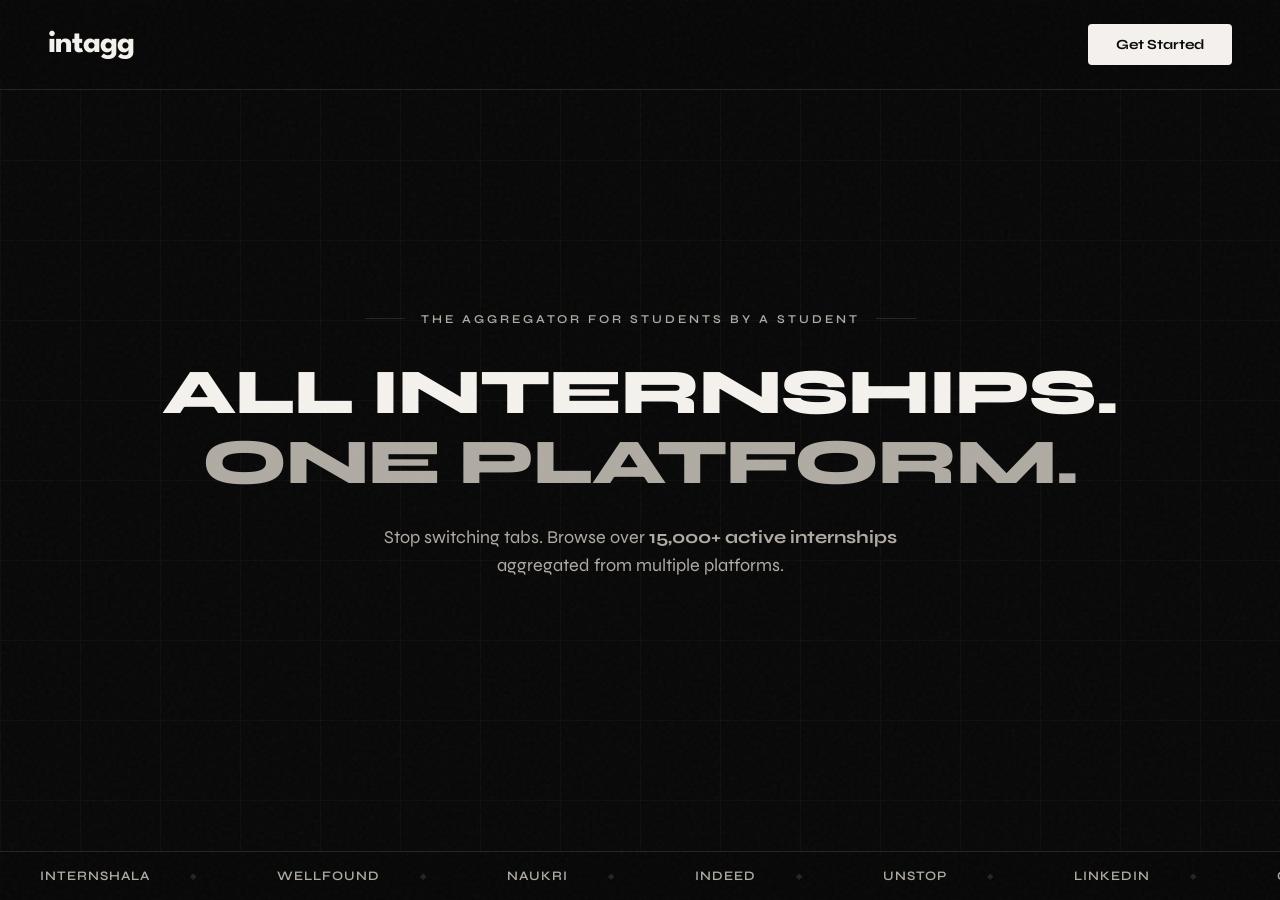
<file: frontend/index.html>
<!DOCTYPE html>
<html lang="en">

<head>
  <link rel="icon" type="image/png" href="media/favicons/favicon.png">
  <meta charset="UTF-8">
  <meta name="viewport" content="width=device-width, initial-scale=1.0">
  <title>Intagg — Stop Here!</title>
  <link rel="preconnect" href="https://fonts.googleapis.com">
  <link
    href="https://fonts.googleapis.com/css2?family=League+Spartan:wght@500;600;700;800&family=Syne:wght@400;500;600;700;800&display=swap"
    rel="stylesheet">
  <style>
    :root {
      --black: #080808;
      --white: #f5f2ee;
      --off-white: #ece9e4;
      --mid: #b0aba3;
      --border: rgba(245, 242, 238, 0.12);
      --border-dark: rgba(8, 8, 8, 0.15);
      --accent: #f5f2ee;
      --tag-bg: rgba(245, 242, 238, 0.07);
    }

    * {
      margin: 0;
      padding: 0;
      box-sizing: border-box;
    }

    html {
      scroll-behavior: smooth;
    }

    body {
      background: var(--black);
      color: var(--white);
      font-family: 'Syne', sans-serif;
      min-height: 100vh;
      overflow-x: hidden;
    }

    /* ─── NOISE OVERLAY ─── */
    body::before {
      content: '';
      position: fixed;
      inset: 0;
      background-image: url("data:image/svg+xml,%3Csvg viewBox='0 0 256 256' xmlns='http://www.w3.org/2000/svg'%3E%3Cfilter id='noise'%3E%3CfeTurbulence type='fractalNoise' baseFrequency='0.9' numOctaves='4' stitchTiles='stitch'/%3E%3C/filter%3E%3Crect width='100%25' height='100%25' filter='url(%23noise)' opacity='1'/%3E%3C/svg%3E");
      opacity: 0.035;
      pointer-events: none;
      z-index: 9999;
    }

    /* Grid lines */
    .grid-bg {
      position: fixed;
      inset: 0;
      background-image:
        linear-gradient(rgba(245, 242, 238, 0.03) 1px, transparent 1px),
        linear-gradient(90deg, rgba(245, 242, 238, 0.03) 1px, transparent 1px);
      background-size: 80px 80px;
      pointer-events: none;
      z-index: 0;
    }

    /* ─── NAV ─── */
    .nav {
      position: fixed;
      top: 0;
      left: 0;
      right: 0;
      z-index: 100;
      display: flex;
      align-items: center;
      justify-content: space-between;
      padding: 24px 48px;
      border-bottom: 1px solid var(--border);
      backdrop-filter: blur(12px);
      background: rgba(8, 8, 8, 0.7);
    }

    .nav-logo {
      font-family: 'League Spartan', sans-serif;
      font-size: 32px;
      font-weight: 700;
      letter-spacing: -1px;
      color: var(--white);
      cursor: pointer;
    }

    .nav-actions {
      display: flex;
      align-items: center;
    }

    .btn-primary {
      background: var(--white);
      border: none;
      color: var(--black);
      padding: 12px 28px;
      font-family: 'Syne', sans-serif;
      font-size: 14px;
      font-weight: 700;
      cursor: pointer;
      transition: all 0.2s;
      border-radius: 4px;
      text-decoration: none;
      display: inline-block;
    }

    .btn-primary:hover {
      background: var(--off-white);
      transform: translateY(-1px);
    }

    /* ─── HERO ─── */
    .hero {
      position: relative;
      z-index: 1;
      min-height: 100vh;
      display: flex;
      flex-direction: column;
      align-items: center;
      justify-content: center;
      text-align: center;
      padding: 120px 48px 80px;
    }

    .hero-eyebrow {
      font-family: 'Syne', sans-serif;
      font-size: 12px;
      font-weight: 600;
      letter-spacing: 3px;
      color: var(--mid);
      text-transform: uppercase;
      margin-bottom: 32px;
      display: flex;
      align-items: center;
      gap: 16px;
    }

    .hero-eyebrow::before,
    .hero-eyebrow::after {
      content: '';
      width: 40px;
      height: 1px;
      background: var(--border);
    }

    .hero-title {
      font-family: 'Syne', sans-serif;
      font-size: clamp(36px, 5vw, 64px);
      /* Significantly reduced size */
      font-weight: 800;
      line-height: 1.1;
      letter-spacing: -1px;
      color: var(--white);
      margin-bottom: 24px;
    }

    .hero-title-highlight {
      color: var(--mid);
    }

    .hero-sub {
      font-size: 18px;
      color: var(--mid);
      max-width: 600px;
      line-height: 1.6;
      margin-bottom: 48px;
      font-weight: 400;
    }

    /* ─── TICKER ─── */
    .ticker-wrap {
      position: absolute;
      bottom: 0;
      left: 0;
      right: 0;
      border-top: 1px solid var(--border);
      background: rgba(8, 8, 8, 0.8);
      backdrop-filter: blur(8px);
      overflow: hidden;
      padding: 16px 0;
      z-index: 10;
    }

    .ticker {
      display: flex;
      animation: ticker 35s linear infinite;
      white-space: nowrap;
    }

    .ticker-item {
      font-family: 'Syne', sans-serif;
      font-size: 13px;
      font-weight: 600;
      letter-spacing: 1px;
      color: var(--mid);
      padding: 0 40px;
      display: flex;
      align-items: center;
      text-transform: uppercase;
    }

    .ticker-item::after {
      content: '◆';
      font-size: 8px;
      color: var(--border);
      margin-left: 40px;
    }

    @keyframes ticker {
      0% {
        transform: translateX(0);
      }

      100% {
        transform: translateX(-50%);
      }
    }

    /* Animations */
    .fade-up {
      opacity: 0;
      animation: fadeUp 0.8s ease forwards;
    }

    .fade-up-1 {
      animation-delay: 0.1s;
    }

    .fade-up-2 {
      animation-delay: 0.25s;
    }

    @keyframes fadeUp {
      from {
        opacity: 0;
        transform: translateY(30px);
      }

      to {
        opacity: 1;
        transform: translateY(0);
      }
    }

    @media (max-width: 768px) {
      .nav {
        padding: 20px 24px;
      }

      .hero-title {
        font-size: 32px;
      }
    }
  </style>
</head>

<body>

  <div class="grid-bg"></div>

  <nav class="nav">
    <a href="index.html" class="nav-logo" style="text-decoration: none; color: inherit;">intagg</a>
    <div class="nav-actions">
      <a href="internships.html" class="btn-primary">Get Started</a>
    </div>
  </nav>

  <section class="hero">
    <div class="hero-eyebrow fade-up fade-up-1">The aggregator for students by a student</div>

    <h1 class="hero-title fade-up fade-up-1">
      ALL INTERNSHIPS.<br>
      <span class="hero-title-highlight">ONE PLATFORM.</span>
    </h1>

    <p class="hero-sub fade-up fade-up-2">
      Stop switching tabs. Browse over <strong>15,000+ active internships</strong> aggregated from multiple platforms.
    </p>
  </section>

  <div class="ticker-wrap">
    <div class="ticker">
      <div class="ticker-item">Internshala</div>
      <div class="ticker-item">Wellfound</div>
      <div class="ticker-item">Naukri</div>
      <div class="ticker-item">Indeed</div>
      <div class="ticker-item">Unstop</div>
      <div class="ticker-item">LinkedIn</div>
      <div class="ticker-item">Glassdoor</div>
      <div class="ticker-item">SimplyHired</div>
      <div class="ticker-item">ZipRecruiter</div>

      <div class="ticker-item">Internshala</div>
      <div class="ticker-item">Wellfound</div>
      <div class="ticker-item">Naukri</div>
      <div class="ticker-item">Indeed</div>
      <div class="ticker-item">Unstop</div>
      <div class="ticker-item">LinkedIn</div>
      <div class="ticker-item">Glassdoor</div>
      <div class="ticker-item">SimplyHired</div>
      <div class="ticker-item">ZipRecruiter</div>
    </div>
  </div>

  <script src="auth.js"></script>
</body>

</html>
</file>
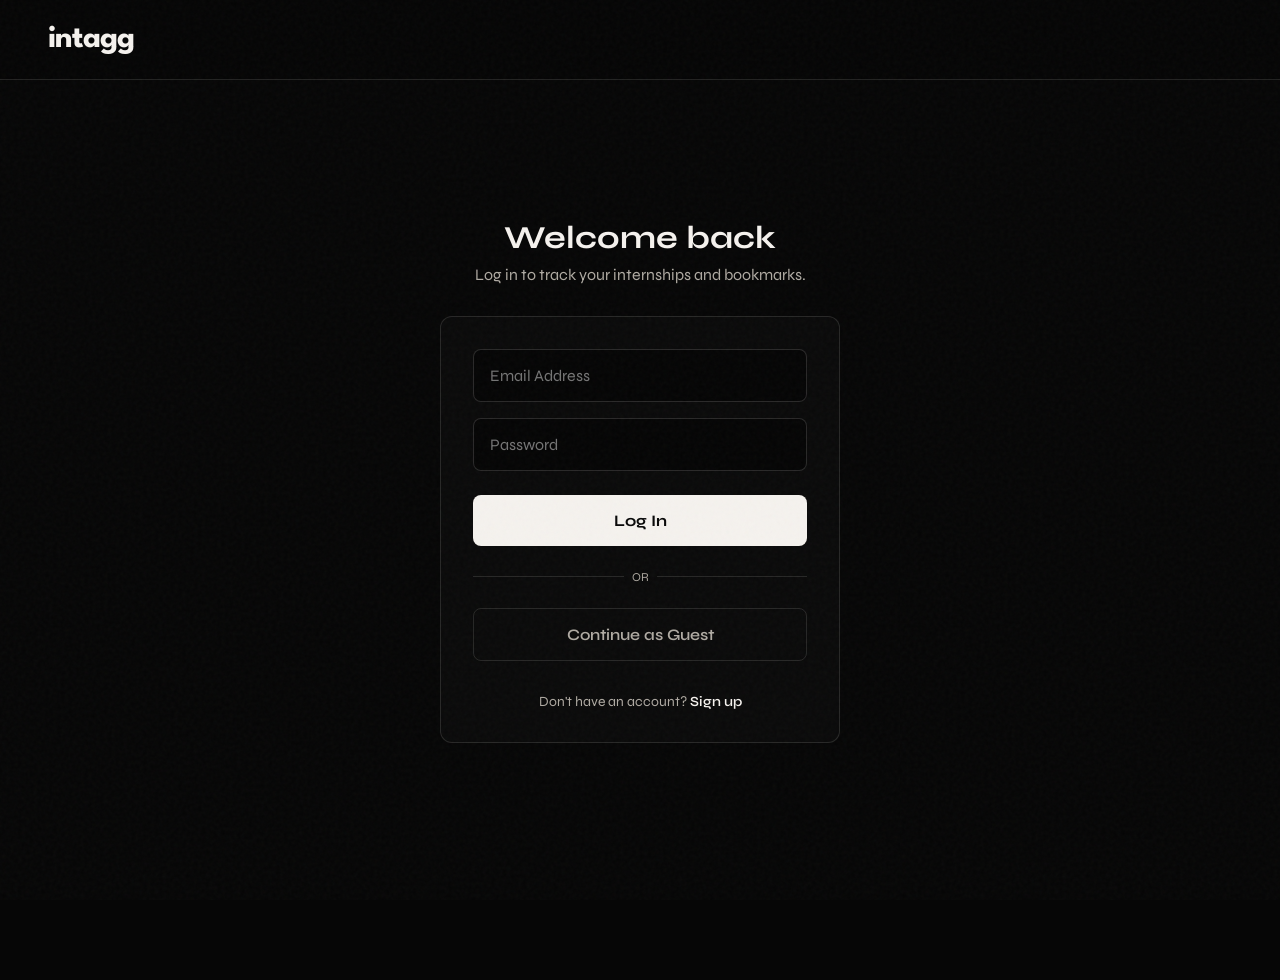
<file: frontend/login.html>
<!DOCTYPE html>
<html lang="en">

<head>
  <link rel="icon" type="image/png" href="media/favicons/favicon.png">
  <meta charset="UTF-8">
  <meta name="viewport" content="width=device-width, initial-scale=1.0">
  <title>Intagg — Login</title>
  <link rel="preconnect" href="https://fonts.googleapis.com">
  <link
    href="https://fonts.googleapis.com/css2?family=League+Spartan:wght@500;600;700&family=Syne:wght@400;500;600;700;800&display=swap"
    rel="stylesheet">
  <link rel="stylesheet" href="style.css">
  <style>
    .auth-container {
      display: flex;
      flex-direction: column;
      align-items: center;
      justify-content: center;
      min-height: 100vh;
      text-align: center;
      padding: 0 40px 100px;
    }

    .auth-title {
      font-size: 32px;
      font-weight: 700;
      margin-bottom: 8px;
      color: var(--white);
    }

    .auth-text {
      font-size: 16px;
      color: var(--mid);
      margin-bottom: 32px;
      max-width: 500px;
    }

    .auth-box {
      width: 100%;
      max-width: 400px;
      background: rgba(245, 242, 238, 0.02);
      border: 1px solid rgba(245, 242, 238, 0.12);
      border-radius: 12px;
      padding: 32px;
      display: flex;
      flex-direction: column;
      gap: 16px;
    }

    .auth-input {
      width: 100%;
      background: rgba(0, 0, 0, 0.5);
      border: 1px solid rgba(245, 242, 238, 0.15);
      border-radius: 8px;
      padding: 16px;
      color: var(--white);
      font-family: 'Syne', sans-serif;
      font-size: 16px;
    }

    .auth-input:focus {
      outline: none;
      border-color: var(--white);
    }

    .auth-btn {
      background: var(--white);
      color: var(--black);
      border: none;
      padding: 16px;
      font-family: 'Syne', sans-serif;
      font-size: 16px;
      font-weight: 700;
      border-radius: 8px;
      cursor: pointer;
      transition: all 0.2s;
      margin-top: 8px;
    }

    .auth-btn:hover {
      background: var(--off-white);
      transform: translateY(-2px);
    }

    .auth-guest-btn {
      background: transparent;
      color: var(--mid);
      border: 1px solid var(--border);
      padding: 16px;
      font-family: 'Syne', sans-serif;
      font-size: 16px;
      font-weight: 600;
      border-radius: 8px;
      cursor: pointer;
      transition: all 0.2s;
    }

    .auth-guest-btn:hover {
      border-color: var(--white);
      color: var(--white);
    }

    .auth-link {
      color: var(--mid);
      font-size: 14px;
      margin-top: 16px;
    }

    .auth-link a {
      color: var(--white);
      text-decoration: none;
      font-weight: 600;
    }
    
    .auth-link a:hover {
      text-decoration: underline;
    }
  </style>
</head>

<body>

  <nav class="app-nav">
    <a href="index.html" class="app-nav-logo" style="text-decoration: none; color: inherit;">intagg</a>
  </nav>

  <div class="auth-container">
    <div class="auth-title">Welcome back</div>
    <div class="auth-text">Log in to track your internships and bookmarks.</div>

    <div class="auth-box">
      <input type="email" id="email" class="auth-input" placeholder="Email Address" required>
      <input type="password" id="password" class="auth-input" placeholder="Password" required>
      <button class="auth-btn" onclick="login()">Log In</button>
      
      <div style="display:flex; align-items:center; gap:8px; margin: 8px 0;">
        <div style="flex:1; height:1px; background:var(--border);"></div>
        <span style="color:var(--mid); font-size:12px;">OR</span>
        <div style="flex:1; height:1px; background:var(--border);"></div>
      </div>
      
      <button class="auth-guest-btn" onclick="window.location.href='internships.html'">Continue as Guest</button>
      
      <div class="auth-link">
        Don't have an account? <a href="signup.html">Sign up</a>
      </div>
    </div>
  </div>

  <script>
    async function login() {
      const email = document.getElementById('email').value;
      const password = document.getElementById('password').value;
      
      if (!email || !password) {
        alert("Please enter both email and password.");
        return;
      }

      const btn = document.querySelector('.auth-btn');
      btn.innerText = 'Logging in...';
      btn.disabled = true;

      try {
        const res = await fetch('/api/login', {
          method: 'POST',
          headers: { 'Content-Type': 'application/json' },
          body: JSON.stringify({ email, password })
        });
        
        const data = await res.json();
        if (data.success) {
          window.location.href = 'internships.html';
        } else {
          alert('Error: ' + (data.error || 'Failed to login.'));
        }
      } catch (err) {
        console.error(err);
        alert('Failed to connect to the server.');
      } finally {
        btn.innerText = 'Log In';
        btn.disabled = false;
      }
    }
  </script>

</body>
</html>
</file>
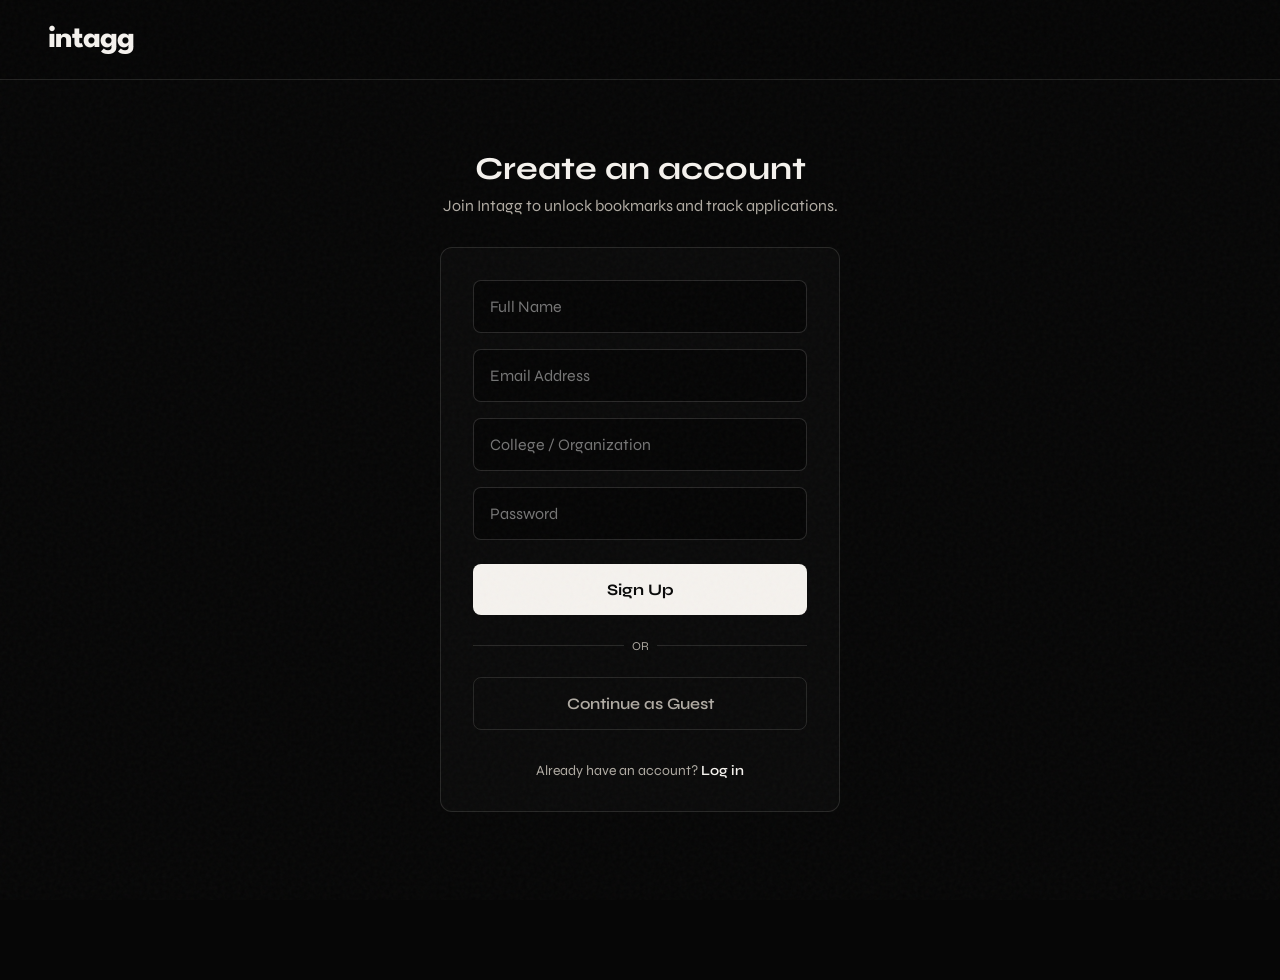
<file: frontend/signup.html>
<!DOCTYPE html>
<html lang="en">

<head>
  <link rel="icon" type="image/png" href="media/favicons/favicon.png">
  <meta charset="UTF-8">
  <meta name="viewport" content="width=device-width, initial-scale=1.0">
  <title>Intagg — Sign Up</title>
  <link rel="preconnect" href="https://fonts.googleapis.com">
  <link
    href="https://fonts.googleapis.com/css2?family=League+Spartan:wght@500;600;700&family=Syne:wght@400;500;600;700;800&display=swap"
    rel="stylesheet">
  <link rel="stylesheet" href="style.css">
  <style>
    .auth-container {
      display: flex;
      flex-direction: column;
      align-items: center;
      justify-content: center;
      min-height: 100vh;
      text-align: center;
      padding: 0 40px 100px;
    }

    .auth-title {
      font-size: 32px;
      font-weight: 700;
      margin-bottom: 8px;
      color: var(--white);
    }

    .auth-text {
      font-size: 16px;
      color: var(--mid);
      margin-bottom: 32px;
      max-width: 500px;
    }

    .auth-box {
      width: 100%;
      max-width: 400px;
      background: rgba(245, 242, 238, 0.02);
      border: 1px solid rgba(245, 242, 238, 0.12);
      border-radius: 12px;
      padding: 32px;
      display: flex;
      flex-direction: column;
      gap: 16px;
    }

    .auth-input {
      width: 100%;
      background: rgba(0, 0, 0, 0.5);
      border: 1px solid rgba(245, 242, 238, 0.15);
      border-radius: 8px;
      padding: 16px;
      color: var(--white);
      font-family: 'Syne', sans-serif;
      font-size: 16px;
    }

    .auth-input:focus {
      outline: none;
      border-color: var(--white);
    }

    .auth-btn {
      background: var(--white);
      color: var(--black);
      border: none;
      padding: 16px;
      font-family: 'Syne', sans-serif;
      font-size: 16px;
      font-weight: 700;
      border-radius: 8px;
      cursor: pointer;
      transition: all 0.2s;
      margin-top: 8px;
    }

    .auth-btn:hover {
      background: var(--off-white);
      transform: translateY(-2px);
    }

    .auth-guest-btn {
      background: transparent;
      color: var(--mid);
      border: 1px solid var(--border);
      padding: 16px;
      font-family: 'Syne', sans-serif;
      font-size: 16px;
      font-weight: 600;
      border-radius: 8px;
      cursor: pointer;
      transition: all 0.2s;
    }

    .auth-guest-btn:hover {
      border-color: var(--white);
      color: var(--white);
    }

    .auth-link {
      color: var(--mid);
      font-size: 14px;
      margin-top: 16px;
    }

    .auth-link a {
      color: var(--white);
      text-decoration: none;
      font-weight: 600;
    }
    
    .auth-link a:hover {
      text-decoration: underline;
    }
  </style>
</head>

<body>

  <nav class="app-nav">
    <a href="index.html" class="app-nav-logo" style="text-decoration: none; color: inherit;">intagg</a>
  </nav>

  <div class="auth-container">
    <div class="auth-title">Create an account</div>
    <div class="auth-text">Join Intagg to unlock bookmarks and track applications.</div>

    <div class="auth-box">
      <input type="text" id="fullName" class="auth-input" placeholder="Full Name" required>
      <input type="email" id="email" class="auth-input" placeholder="Email Address" required>
      <input type="text" id="college" class="auth-input" placeholder="College / Organization">
      <input type="password" id="password" class="auth-input" placeholder="Password" required>
      
      <button class="auth-btn" onclick="signup()">Sign Up</button>
      
      <div style="display:flex; align-items:center; gap:8px; margin: 8px 0;">
        <div style="flex:1; height:1px; background:var(--border);"></div>
        <span style="color:var(--mid); font-size:12px;">OR</span>
        <div style="flex:1; height:1px; background:var(--border);"></div>
      </div>
      
      <button class="auth-guest-btn" onclick="window.location.href='internships.html'">Continue as Guest</button>
      
      <div class="auth-link">
        Already have an account? <a href="login.html">Log in</a>
      </div>
    </div>
  </div>

  <script>
    async function signup() {
      const full_name = document.getElementById('fullName').value;
      const email = document.getElementById('email').value;
      const college_or_org = document.getElementById('college').value;
      const password = document.getElementById('password').value;
      
      if (!full_name || !email || !password) {
        alert("Please fill out all required fields (Name, Email, Password).");
        return;
      }

      const btn = document.querySelector('.auth-btn');
      btn.innerText = 'Creating account...';
      btn.disabled = true;

      try {
        const res = await fetch('/api/signup', {
          method: 'POST',
          headers: { 'Content-Type': 'application/json' },
          body: JSON.stringify({ full_name, email, password, college_or_org })
        });
        
        const data = await res.json();
        if (data.success) {
          window.location.href = 'internships.html';
        } else {
          alert('Error: ' + (data.error || 'Failed to sign up.'));
        }
      } catch (err) {
        console.error(err);
        alert('Failed to connect to the server.');
      } finally {
        btn.innerText = 'Sign Up';
        btn.disabled = false;
      }
    }
  </script>

</body>
</html>
</file>
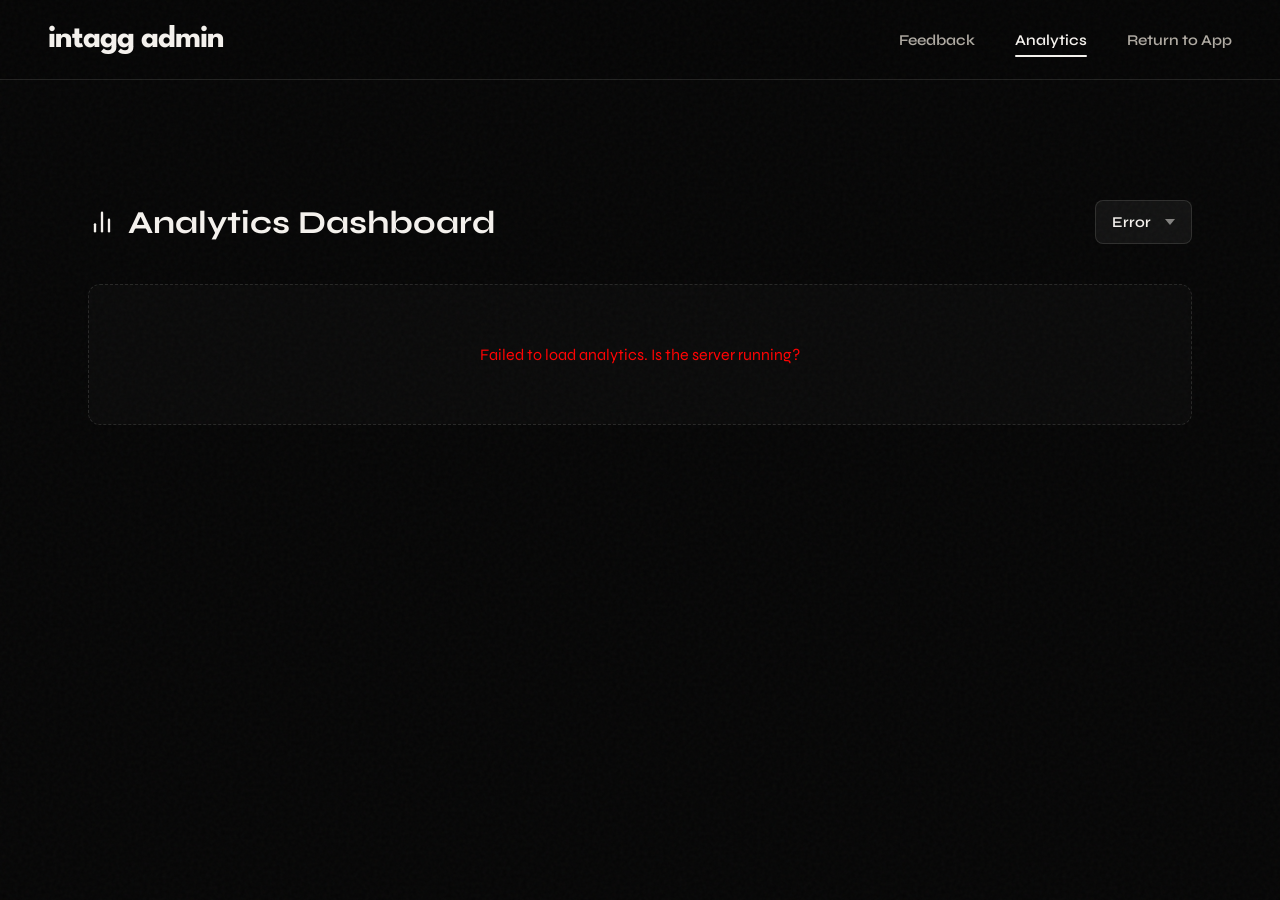
<file: frontend/admin_pages/admin_stats.html>
<!DOCTYPE html>
<html lang="en">
<head>
  <link rel="icon" type="image/png" href="../media/favicons/favicon.png">
  <meta charset="UTF-8">
  <meta name="viewport" content="width=device-width, initial-scale=1.0">
  <title>Intagg — Admin Analytics</title>
  <link rel="preconnect" href="https://fonts.googleapis.com">
  <link
    href="https://fonts.googleapis.com/css2?family=League+Spartan:wght@500;600;700&family=Syne:wght@400;500;600;700;800&display=swap"
    rel="stylesheet">
  <link rel="stylesheet" href="../style.css">
  <style>
    .admin-container {
      padding: 120px 48px 60px;
      max-width: 1200px;
      margin: 0 auto;
    }
    .admin-header {
      display: flex;
      justify-content: space-between;
      align-items: center;
      margin-bottom: 40px;
      flex-wrap: wrap;
      gap: 20px;
    }
    .admin-title {
      font-size: 32px;
      font-weight: 700;
      color: var(--white);
      display: flex;
      align-items: center;
      gap: 12px;
    }
    .date-filter {
      display: flex;
      align-items: center;
      gap: 12px;
    }
    .date-select {
      background: rgba(255, 255, 255, 0.05);
      border: 1px solid var(--border);
      color: var(--white);
      padding: 12px 16px;
      border-radius: 8px;
      font-family: 'Syne', sans-serif;
      font-size: 15px;
      font-weight: 600;
      outline: none;
      cursor: pointer;
      appearance: none;
      -webkit-appearance: none;
      background-image: url("data:image/svg+xml,%3Csvg xmlns='http://www.w3.org/2000/svg' width='10' height='6' viewBox='0 0 10 6'%3E%3Cpath d='M0 0l5 6 5-6z' fill='rgba(245,242,238,0.5)'/%3E%3C/svg%3E");
      background-repeat: no-repeat;
      background-position: right 16px center;
      padding-right: 40px;
    }
    .date-select option {
      background: #111;
    }
    .stats-grid {
      display: grid;
      grid-template-columns: repeat(auto-fit, minmax(280px, 1fr));
      gap: 24px;
    }
    .stat-card {
      background: rgba(245, 242, 238, 0.02);
      border: 1px solid rgba(245, 242, 238, 0.08);
      border-radius: 16px;
      padding: 32px;
      display: flex;
      flex-direction: column;
      gap: 16px;
      transition: transform 0.2s, background 0.2s;
    }
    .stat-card:hover {
      background: rgba(245, 242, 238, 0.04);
      transform: translateY(-4px);
    }
    .stat-header {
      display: flex;
      align-items: center;
      gap: 12px;
      color: var(--mid);
      font-size: 15px;
      font-weight: 600;
      text-transform: uppercase;
      letter-spacing: 0.5px;
    }
    .stat-value {
      font-size: 48px;
      font-weight: 700;
      color: var(--white);
      font-family: 'League Spartan', sans-serif;
    }
    .empty-state {
      text-align: center;
      color: var(--mid);
      padding: 60px;
      background: rgba(245, 242, 238, 0.02);
      border-radius: 12px;
      border: 1px dashed var(--border);
      grid-column: 1 / -1;
    }
  </style>
</head>

<body>

  <nav class="app-nav">
    <a href="../index.html" class="app-nav-logo" style="text-decoration: none; color: inherit;">intagg admin</a>
    <div class="nav-links">
      <a href="admin_feedback.html" class="nav-link">Feedback</a>
      <a href="admin_stats.html" class="nav-link active">Analytics</a>
      <a href="../internships.html" class="nav-link">Return to App</a>
    </div>
  </nav>

  <div class="admin-container">
    <div class="admin-header">
      <div class="admin-title">
        <svg width="28" height="28" viewBox="0 0 24 24" fill="none" stroke="currentColor" stroke-width="2" stroke-linecap="round" stroke-linejoin="round">
          <line x1="18" y1="20" x2="18" y2="10"></line>
          <line x1="12" y1="20" x2="12" y2="4"></line>
          <line x1="6" y1="20" x2="6" y2="14"></line>
        </svg>
        Analytics Dashboard
      </div>
      <div class="date-filter">
        <select id="dateSelect" class="date-select" onchange="updateDashboard()">
          <option value="">Loading dates...</option>
        </select>
      </div>
    </div>
    
    <div id="statsContainer" class="stats-grid">
      <div class="empty-state">Loading analytics...</div>
    </div>
  </div>

  <script>
    let rawStats = [];

    async function loadStats() {
      const container = document.getElementById('statsContainer');
      const select = document.getElementById('dateSelect');
      
      try {
        const res = await fetch('http://127.0.0.1:5000/api/admin/stats');
        const data = await res.json();
        
        if (data.error) throw new Error(data.error);
        
        rawStats = data.stats;
        
        if (!rawStats || rawStats.length === 0) {
          container.innerHTML = '<div class="empty-state">No analytics data found yet.</div>';
          select.innerHTML = '<option value="">No Data</option>';
          select.disabled = true;
          return;
        }

        // Populate dropdown
        select.innerHTML = '';
        rawStats.forEach((stat, index) => {
          const option = document.createElement('option');
          option.value = index;
          // Format date slightly
          const d = new Date(stat.activity_date);
          option.text = d.toLocaleDateString('en-US', { weekday: 'short', month: 'short', day: 'numeric' }) + (index === 0 ? ' (Latest)' : '');
          select.appendChild(option);
        });

        // Load latest by default
        updateDashboard();

      } catch (err) {
        console.error(err);
        container.innerHTML = '<div class="empty-state" style="color:red;">Failed to load analytics. Is the server running?</div>';
        select.innerHTML = '<option value="">Error</option>';
      }
    }

    function updateDashboard() {
      const index = document.getElementById('dateSelect').value;
      if (index === "" || !rawStats[index]) return;
      
      const stat = rawStats[index];
      const container = document.getElementById('statsContainer');
      
      const formatTime = (seconds) => {
        if (!seconds) return '0s';
        if (seconds < 60) return seconds + 's';
        const mins = Math.floor(seconds / 60);
        const secs = seconds % 60;
        return secs > 0 ? `${mins}m ${secs}s` : `${mins}m`;
      };
      
      const formatPercent = (decimal) => {
        return (decimal * 100).toFixed(1) + '%';
      };

      container.innerHTML = `
        <div class="stat-card">
          <div class="stat-header">
            <svg width="20" height="20" viewBox="0 0 24 24" fill="none" stroke="currentColor" stroke-width="2" stroke-linecap="round" stroke-linejoin="round"><path d="M17 21v-2a4 4 0 0 0-4-4H5a4 4 0 0 0-4 4v2"></path><circle cx="9" cy="7" r="4"></circle><path d="M23 21v-2a4 4 0 0 0-3-3.87"></path><path d="M16 3.13a4 4 0 0 1 0 7.75"></path></svg>
            Total Visitors
          </div>
          <div class="stat-value">${stat.total_visitors || 0}</div>
        </div>

        <div class="stat-card">
          <div class="stat-header">
            <svg width="20" height="20" viewBox="0 0 24 24" fill="none" stroke="currentColor" stroke-width="2" stroke-linecap="round" stroke-linejoin="round"><path d="M16 21v-2a4 4 0 0 0-4-4H5a4 4 0 0 0-4 4v2"></path><circle cx="8.5" cy="7" r="4"></circle><line x1="20" y1="8" x2="20" y2="14"></line><line x1="23" y1="11" x2="17" y2="11"></line></svg>
            New Sign Ups
          </div>
          <div class="stat-value">${stat.new_users || 0}</div>
        </div>

        <div class="stat-card">
          <div class="stat-header">
            <svg width="20" height="20" viewBox="0 0 24 24" fill="none" stroke="currentColor" stroke-width="2" stroke-linecap="round" stroke-linejoin="round"><circle cx="12" cy="12" r="10"></circle><polyline points="12 6 12 12 16 14"></polyline></svg>
            Avg Session Time
          </div>
          <div class="stat-value">${formatTime(stat.avg_session_seconds)}</div>
        </div>

        <div class="stat-card">
          <div class="stat-header">
            <svg width="20" height="20" viewBox="0 0 24 24" fill="none" stroke="currentColor" stroke-width="2" stroke-linecap="round" stroke-linejoin="round"><polyline points="20 6 9 17 4 12"></polyline></svg>
            Logins (DAU)
          </div>
          <div class="stat-value">${stat.dau || 0}</div>
        </div>

        <div class="stat-card">
          <div class="stat-header">
            <svg width="20" height="20" viewBox="0 0 24 24" fill="none" stroke="currentColor" stroke-width="2" stroke-linecap="round" stroke-linejoin="round"><path d="M14 2H6a2 2 0 0 0-2 2v16a2 2 0 0 0 2 2h12a2 2 0 0 0 2-2V8z"></path><polyline points="14 2 14 8 20 8"></polyline><line x1="16" y1="13" x2="8" y2="13"></line><line x1="16" y1="17" x2="8" y2="17"></line><polyline points="10 9 9 9 8 9"></polyline></svg>
            Applications
          </div>
          <div class="stat-value">${stat.total_apply || 0}</div>
        </div>

        <div class="stat-card">
          <div class="stat-header">
            <svg width="20" height="20" viewBox="0 0 24 24" fill="none" stroke="currentColor" stroke-width="2" stroke-linecap="round" stroke-linejoin="round"><line x1="18" y1="20" x2="18" y2="10"></line><line x1="12" y1="20" x2="12" y2="4"></line><line x1="6" y1="20" x2="6" y2="14"></line></svg>
            Signup Conversion
          </div>
          <div class="stat-value">${formatPercent(stat.conversion_rate)}</div>
        </div>
      `;
    }

    document.addEventListener('DOMContentLoaded', loadStats);
  </script>
</body>
</html>
</file>
<file: frontend/style.css>
:root {
  --black: #080808;
  --white: #f5f2ee;
  --off-white: #ece9e4;
  --mid: #b0aba3;
  --border: rgba(245,242,238,0.12);
  --border-dark: rgba(8,8,8,0.15);
  --accent: #f5f2ee;
  --tag-bg: rgba(245,242,238,0.04);
}

* { 
  margin: 0; 
  padding: 0; 
  box-sizing: border-box; 
}

html { scroll-behavior: smooth; }

body {
  background: #060606;
  color: var(--white);
  min-height: 100vh;
  overflow-x: hidden;
  font-family: 'Syne', sans-serif; 
}

/* ─── NOISE OVERLAY ─── */
body::before {
  content: '';
  position: fixed;
  inset: 0;
  background-image: url("data:image/svg+xml,%3Csvg viewBox='0 0 256 256' xmlns='http://www.w3.org/2000/svg'%3E%3Cfilter id='noise'%3E%3CfeTurbulence type='fractalNoise' baseFrequency='0.9' numOctaves='4' stitchTiles='stitch'/%3E%3C/filter%3E%3Crect width='100%25' height='100%25' filter='url(%23noise)' opacity='1'/%3E%3C/svg%3E");
  opacity: 0.035;
  pointer-events: none;
  z-index: 9999;
}

/* ══════════════════════════════════════
   NAVBAR
══════════════════════════════════════ */
.app-nav {
  position: sticky;
  top: 0;
  z-index: 100;
  display: flex;
  align-items: center;
  justify-content: space-between;
  padding: 0 48px;
  height: 80px; 
  border-bottom: 1px solid var(--border);
  backdrop-filter: blur(16px);
  background: rgba(6,6,6,0.85);
}

.app-nav-logo {
  font-family: 'League Spartan', sans-serif; 
  font-size: 32px;
  font-weight: 700;
  text-transform: lowercase; 
  cursor: pointer;
  transition: opacity 0.2s;
  letter-spacing: -1px;
}
.app-nav-logo:hover { opacity: 0.7; }

.nav-links {
  display: flex;
  gap: 40px;
  align-items: center;
}

.nav-link {
  color: var(--mid);
  text-decoration: none;
  font-size: 15px;
  font-weight: 600;
  transition: all 0.2s;
  position: relative;
  padding: 8px 0;
}
.nav-link:hover { color: var(--white); }
.nav-link.active { color: var(--white); }
.nav-link.active::after {
  content: '';
  position: absolute;
  bottom: 0; left: 0;
  width: 100%; height: 2px;
  background: var(--white);
  border-radius: 2px;
}

.app-nav-right {
  display: flex;
  align-items: center;
  gap: 16px;
}

.student-name {
  font-size: 14px;
  font-weight: 600;
  color: var(--white);
  letter-spacing: 0.5px;
}

.avatar {
  width: 36px; height: 36px;
  background: var(--white);
  color: var(--black);
  display: flex;
  align-items: center;
  justify-content: center;
  font-size: 14px;
  font-weight: 700;
  cursor: pointer;
  border-radius: 4px;
}

/* ══════════════════════════════════════
   MAIN LAYOUT (3 Columns)
══════════════════════════════════════ */
.app-body {
  display: grid;
  grid-template-columns: 320px 1fr 380px;
  min-height: calc(100vh - 80px);
}

/* SHARED SIDEBAR HEADERS */
.sidebar-heading {
  font-family: 'Syne', sans-serif;
  font-size: 20px;
  font-weight: 700;
  color: var(--white);
  margin-bottom: 24px;
  display: flex;
  align-items: center;
  gap: 10px;
}

/* ══════════════════════════════════════
   LEFT SIDEBAR: FILTERS
══════════════════════════════════════ */
.filter-sidebar {
  padding: 32px 24px;
  border-right: 1px solid var(--border);
  background: rgba(6,6,6,0.95);
  position: sticky;
  top: 80px; 
  height: calc(100vh - 80px);
  overflow-y: auto;
  scrollbar-width: thin;
  scrollbar-color: var(--border) transparent;
}
.filter-sidebar::-webkit-scrollbar { width: 3px; }
.filter-sidebar::-webkit-scrollbar-track { background: transparent; }
.filter-sidebar::-webkit-scrollbar-thumb { background: var(--border); }

.ai-box {
  background: rgba(255,255,255,0.02);
  border: 1px dashed rgba(245,242,238,0.2);
  border-radius: 6px;
  padding: 14px;
  margin-bottom: 24px;
  display: flex;
  flex-direction: column;
  gap: 10px;
}
.ai-box .filter-label {
  display: flex; align-items: center; gap: 6px; color: var(--white);
}
.ai-input {
  width: 100%;
  background: #000; border: 1px solid var(--border); color: var(--white);
  padding: 12px; font-size: 13px; font-family: 'Syne', sans-serif;
  border-radius: 4px; outline: none; resize: vertical; min-height: 80px;
  transition: border-color 0.2s;
}
.ai-input:focus { border-color: rgba(245,242,238,0.4); }
.ai-input::placeholder { color: rgba(245,242,238,0.3); }

.ai-btn {
  background: transparent;
  color: var(--white);
  border: 1px solid var(--border);
  padding: 10px;
  font-size: 12px;
  font-weight: 700;
  font-family: 'Syne', sans-serif;
  border-radius: 4px;
  cursor: pointer;
  transition: all 0.2s;
  width: 100%;
}

.ai-btn:hover {
  background: rgba(245, 242, 238, 0.05);
  border-color: rgba(245, 242, 238, 0.4);
}

.filter-top { display: flex; flex-direction: column; gap: 16px; }
.filter-group { display: flex; flex-direction: column; gap: 8px; }
.filter-label {
  font-size: 11px; font-weight: 600; letter-spacing: 1px;
  color: var(--mid); text-transform: uppercase;
}
.filter-select {
  width: 100%; background: var(--tag-bg); border: 1px solid var(--border);
  color: var(--white); padding: 10px 32px 10px 14px; font-size: 13px;
  font-family: 'Syne', sans-serif; font-weight: 500; outline: none;
  cursor: pointer; appearance: none; -webkit-appearance: none;
  background-image: url("data:image/svg+xml,%3Csvg xmlns='http://www.w3.org/2000/svg' width='10' height='6' viewBox='0 0 10 6'%3E%3Cpath d='M0 0l5 6 5-6z' fill='rgba(245,242,238,0.3)'/%3E%3C/svg%3E");
  background-repeat: no-repeat; background-position: right 14px center;
  transition: border-color 0.2s; border-radius: 4px;
}
.filter-select:hover { border-color: rgba(245,242,238,0.4); }
.filter-select option { background: #111; }

.filter-divider { width: 100%; height: 1px; background: var(--border); margin: 8px 0; }

.sort-btn {
  width: 100%; display: flex; align-items: center; justify-content: center;
  gap: 8px; background: none; border: 1px solid var(--border);
  color: var(--mid); padding: 10px 16px; font-size: 13px;
  font-family: 'Syne', sans-serif; font-weight: 500; cursor: pointer;
  transition: all 0.2s; border-radius: 4px;
}
.sort-btn:hover, .sort-btn.active { border-color: var(--white); color: var(--white); }
.sort-btn.active { background: var(--white); color: var(--black); }

.active-filters { display: flex; flex-wrap: wrap; gap: 8px; margin-top: 24px; }
.active-tag {
  display: flex; align-items: center; gap: 8px;
  background: rgba(245,242,238,0.06); border: 1px solid rgba(245,242,238,0.15);
  padding: 4px 10px; font-size: 11px; font-weight: 500; color: var(--white); border-radius: 4px;
}
.tag-remove { cursor: pointer; color: var(--mid); font-size: 12px; transition: color 0.15s; }
.tag-remove:hover { color: var(--white); }


/* ══════════════════════════════════════
   CENTER: MAIN FEED
══════════════════════════════════════ */
.int-list {
  padding: 32px 40px;
  border-right: 1px solid var(--border);
  display: flex;
  flex-direction: column;
}

/* Base Feed Card styling */
.feed-card {
  display: flex;
  width: 100%;
  background: rgba(255, 255, 255, 0.015);
  border: 1px solid var(--border);
  border-radius: 8px;
  margin-bottom: 16px;
  transition: transform 0.2s, background 0.2s;
}
.feed-card:hover {
  background: rgba(255, 255, 255, 0.03);
  transform: translateY(-2px);
}

.feed-card .card-left {
  flex: 1;
  padding: 24px 32px 24px 24px;
  position: relative;
  display: flex;
  flex-direction: column;
  justify-content: flex-start;
}

/* Inner Custom Border Line */
.feed-card .card-left::after {
  content: '';
  position: absolute;
  right: 0;
  top: 24px;
  bottom: 24px;
  width: 1px;
  background-color: var(--border);
}

.feed-card .card-title {
  font-size: 22px;
  font-weight: 700;
  margin-bottom: 6px;
  line-height: 1.2;
  color: var(--white);
}
.feed-card .card-company {
  font-family: 'League Spartan', sans-serif;
  font-size: 16px;
  color: var(--mid);
  margin-bottom: 24px;
  font-weight: 500;
  letter-spacing: 0.5px;
}
.feed-card .card-details {
  display: flex;
  flex-direction: column;
  gap: 14px;
  margin-bottom: 24px;
}
.feed-card .detail-row {
  display: flex;
  align-items: center;
  gap: 10px;
  font-size: 14px;
  color: var(--off-white);
  font-weight: 500;
}
.feed-card .detail-row svg {
  color: var(--mid);
  flex-shrink: 0;
}
.feed-card .inline-details {
  display: flex;
  align-items: center;
  gap: 32px;
  flex-wrap: wrap;
}
.feed-card .card-footer {
  margin-top: auto;
  display: flex;
  justify-content: space-between;
  align-items: center;
}
.feed-card .posted-time {
  font-size: 11px;
  color: var(--mid);
  text-transform: uppercase;
  letter-spacing: 0.5px;
}

.btn-bookmark {
  background: none; border: none; color: var(--mid); cursor: pointer;
  transition: color 0.2s, transform 0.2s; display: flex; align-items: center;
  justify-content: center; padding: 0;
}
.btn-bookmark:hover { color: var(--white); transform: scale(1.1); }
.btn-bookmark.active { color: var(--white); }

.feed-card .card-right {
  flex: 0 0 280px;
  padding: 24px;
  display: flex;
  flex-direction: column;
}
.feed-card .disclaimer {
  font-size: 11px;
  color: rgba(245, 242, 238, 0.4);
  line-height: 1.6;
  margin-bottom: 12px;
}
.feed-card .click-more {
  font-size: 12px;
  color: var(--mid);
  font-weight: 600;
  text-decoration: underline;
  text-underline-offset: 3px;
  cursor: pointer;
  transition: color 0.2s;
}
.feed-card .click-more:hover { color: var(--white); }
.feed-card .apply-container {
  margin-top: auto;
  display: flex;
  align-items: center;
  gap: 12px;
}
.feed-card .platform-logo {
  width: 44px; height: 44px;
  background: rgba(245, 242, 238, 0.04);
  border: 1px solid rgba(245, 242, 238, 0.12);
  border-radius: 6px; display: flex; align-items: center; justify-content: center;
  font-family: 'Syne', sans-serif; font-weight: 700; font-size: 14px;
  color: var(--off-white); flex-shrink: 0;
  overflow: hidden;
}
.feed-card .apply-btn {
  flex: 1; height: 44px; background: var(--white); color: var(--black);
  border: none; font-family: 'Syne', sans-serif; font-size: 13px;
  font-weight: 700; border-radius: 4px; cursor: pointer; transition: background 0.2s;
}
.feed-card .apply-btn:hover { background: var(--off-white); }


/* Pagination */
.pagination {
  display: flex; align-items: center; justify-content: center; gap: 8px;
  margin-top: auto; padding-top: 40px; padding-bottom: 24px;
}
.page-btn {
  background: transparent; border: 1px solid var(--border); color: var(--mid);
  min-width: 36px; height: 36px; padding: 0 10px; display: flex; align-items: center;
  justify-content: center; font-size: 14px; font-family: 'Syne', sans-serif;
  font-weight: 600; border-radius: 6px; cursor: pointer; transition: all 0.2s;
}
.page-btn:hover:not(.active) { border-color: rgba(255,255,255,0.3); color: var(--white); }
.page-btn.active { background: var(--white); color: var(--black); border-color: var(--white); }
.page-text-btn {
  background: transparent; border: none; color: var(--mid); font-size: 14px;
  font-family: 'Syne', sans-serif; font-weight: 500; cursor: pointer; transition: color 0.2s;
  display: flex; align-items: center; gap: 6px; padding: 0 8px;
}
.page-text-btn:hover:not(.disabled) { color: var(--white); }
.page-text-btn.disabled { color: rgba(245,242,238,0.2); cursor: not-allowed; }
.page-ellipsis { color: var(--mid); margin: 0 4px; letter-spacing: 2px; font-weight: 600;}


/* ══════════════════════════════════════
   RIGHT SIDEBAR: BOOKMARKS
══════════════════════════════════════ */
.bookmarks-panel {
  padding: 32px;
  position: sticky;
  top: 80px; 
  height: calc(100vh - 80px);
  overflow-y: auto;
  scrollbar-width: thin;
  scrollbar-color: var(--border) transparent;
}
.bookmarks-panel::-webkit-scrollbar { width: 3px; }
.bookmarks-panel::-webkit-scrollbar-track { background: transparent; }
.bookmarks-panel::-webkit-scrollbar-thumb { background: var(--border); }

.bookmarks-empty {
  display: flex; flex-direction: column; align-items: center; justify-content: center;
  height: 250px; gap: 16px; border: 1px dashed var(--border); border-radius: 8px;
}
.bookmarks-empty svg { color: var(--mid); opacity: 0.5; }
.bookmarks-empty-text { font-size: 13px; color: var(--mid); text-align: center; line-height: 1.5; }

/* Override for feed-cards inside the narrow bookmarks panel */
.bookmarks-panel .feed-card {
  flex-direction: column;
}
.bookmarks-panel .feed-card .card-left {
  padding: 20px;
  padding-bottom: 16px; /* Reduced padding above action row */
}
/* Remove inner line for sidebar cards */
.bookmarks-panel .feed-card .card-left::after {
  display: none; 
}
.bookmarks-panel .feed-card .card-right {
  padding: 0 20px 20px 20px; /* Reduced top padding to stitch elements closer */
  flex: auto;
}
.bookmarks-panel .feed-card .card-title {
  font-size: 18px; 
}
.bookmarks-panel .feed-card .card-company {
  font-size: 14px;
  margin-bottom: 16px;
}
.bookmarks-panel .feed-card .inline-details {
  gap: 16px; 
}
/* Action Row overrides for Bookmarks Panel */
.bookmarks-panel .action-row {
  display: flex;
  align-items: center;
  gap: 10px;
  width: 100%;
  border-top: 1px solid var(--border);
  padding-top: 16px;
}
.bookmarks-panel .platform-logo {
  width: 36px;
  height: 36px;
  font-size: 12px;
}
.bookmarks-panel .apply-btn {
  height: 36px;
  font-size: 13px;
}
.bookmarks-panel .btn-bookmark {
  margin-left: 4px;
}


/* EMPTY STATE for main list */
.no-results {
  display: none; flex-direction: column; align-items: center; justify-content: center; padding: 80px; gap: 16px;
}
.no-results.show { display: flex; }
.no-results-title { font-size: 20px; font-weight: 700; color: rgba(245,242,238,0.4); }
.no-results-sub { font-size: 13px; color: var(--mid); }

/* Responsive Adjustments */
@media (max-width: 1100px) {
  .app-body { grid-template-columns: 280px 1fr; }
  .bookmarks-panel { display: none; }
  .nav-links { gap: 20px; }
}

@media (max-width: 800px) {
  .app-body { grid-template-columns: 1fr; }
  .filter-sidebar { position: static; height: auto; border-right: none; border-bottom: 1px solid var(--border); }
  .int-list { padding: 24px 20px; border-right: none; }
  .app-nav { padding: 0 20px; flex-wrap: wrap; height: auto; gap: 16px; padding-bottom: 16px; padding-top: 16px; }
  .nav-links { order: 3; width: 100%; justify-content: space-between; gap: 10px; overflow-x: auto; padding-bottom: 8px; }
  
  /* Stack feed cards on mobile */
  .feed-card { flex-direction: column; }
  .feed-card .card-left::after {
    width: calc(100% - 48px); height: 1px; right: 24px; left: 24px; top: auto; bottom: 0;
  }
  .feed-card .card-right { flex: auto; }
}

/* ─── SLIDER STYLING ─── */
.filter-range {
  -webkit-appearance: none;
  appearance: none;
  width: 100%;
  background: transparent;
  margin-top: 10px;
}
.filter-range::-webkit-slider-thumb {
  -webkit-appearance: none;
  appearance: none;
  height: 16px;
  width: 16px;
  border-radius: 50%;
  background: var(--white);
  cursor: pointer;
  margin-top: -6px;
}
.filter-range::-webkit-slider-runnable-track {
  width: 100%;
  height: 4px;
  cursor: pointer;
  background: rgba(245, 242, 238, 0.12);
  border-radius: 2px;
}
.filter-range:focus {
  outline: none;
}

/* ─── LOADING SPINNER ─── */
.loader-container {
  display: flex;
  justify-content: center;
  align-items: center;
  padding: 60px 0;
  width: 100%;
}
.spinner {
  width: 36px;
  height: 36px;
  border: 3px solid rgba(245, 242, 238, 0.1);
  border-radius: 50%;
  border-top-color: var(--white);
  animation: spin 0.8s linear infinite;
}
@keyframes spin {
  to { transform: rotate(360deg); }
}

/* ─── CUSTOM LOGIN MODAL ─── */
.custom-modal-overlay {
  position: fixed;
  inset: 0;
  background: rgba(0, 0, 0, 0.6);
  backdrop-filter: blur(4px);
  display: flex;
  align-items: center;
  justify-content: center;
  z-index: 1000;
  opacity: 0;
  pointer-events: none;
  transition: opacity 0.3s ease;
}

.custom-modal-overlay.show {
  opacity: 1;
  pointer-events: auto;
}

.custom-modal-box {
  background: #080808;
  border: 1px solid var(--border);
  border-radius: 12px;
  padding: 32px;
  max-width: 400px;
  width: 90%;
  text-align: center;
  transform: translateY(20px);
  transition: transform 0.3s ease;
  box-shadow: 0 20px 40px rgba(0, 0, 0, 0.5);
}

.custom-modal-overlay.show .custom-modal-box {
  transform: translateY(0);
}

.custom-modal-title {
  font-size: 20px;
  font-weight: 700;
  color: var(--white);
  margin-bottom: 12px;
}

.custom-modal-text {
  font-size: 14px;
  color: var(--mid);
  margin-bottom: 24px;
  line-height: 1.5;
}

.custom-modal-actions {
  display: flex;
  gap: 12px;
  justify-content: center;
}

.custom-modal-actions .btn-login {
  background: transparent;
  color: var(--white);
  border: 1px solid var(--border);
  padding: 10px 20px;
  border-radius: 6px;
  text-decoration: none;
  font-weight: 600;
  font-size: 14px;
  transition: background 0.2s;
}

.custom-modal-actions .btn-login:hover {
  background: rgba(255, 255, 255, 0.05);
}

.custom-modal-actions .btn-signup {
  background: var(--white);
  color: var(--black);
  border: none;
  padding: 10px 20px;
  border-radius: 6px;
  text-decoration: none;
  font-weight: 700;
  font-size: 14px;
  transition: background 0.2s;
}

.custom-modal-actions .btn-signup:hover {
  background: var(--off-white);
}

.custom-modal-close {
  position: absolute;
  top: 12px;
  right: 12px;
  background: none;
  border: none;
  color: var(--mid);
  cursor: pointer;
  padding: 4px;
}
.custom-modal-close:hover { color: var(--white); }

/* ─── LOCKED BOOKMARKS STATE ─── */
.bookmarks-locked-container {
  position: relative;
  overflow: hidden;
  border-radius: 8px;
  border: 1px solid var(--border);
  background: rgba(255, 255, 255, 0.015);
}

.bookmarks-dummy-list {
  padding: 16px;
  display: flex;
  flex-direction: column;
  gap: 16px;
  opacity: 0.5; /* Fade out the dummy cards slightly */
}

/* A miniature dummy card mimicking .feed-card */
.dummy-card {
  display: flex;
  flex-direction: column;
  gap: 8px;
  border-bottom: 1px solid rgba(255, 255, 255, 0.05);
  padding-bottom: 12px;
}
.dummy-card:last-child {
  border-bottom: none;
  padding-bottom: 0;
}
.dummy-title {
  width: 70%;
  height: 16px;
  background: rgba(255, 255, 255, 0.1);
  border-radius: 4px;
}
.dummy-company {
  width: 50%;
  height: 12px;
  background: rgba(255, 255, 255, 0.05);
  border-radius: 4px;
}
.dummy-details {
  width: 90%;
  height: 12px;
  background: rgba(255, 255, 255, 0.05);
  border-radius: 4px;
  margin-top: 8px;
}

.locked-overlay {
  position: absolute;
  inset: 0;
  background: rgba(0, 0, 0, 0.4);
  backdrop-filter: blur(6px);
  display: flex;
  flex-direction: column;
  align-items: center;
  justify-content: center;
  gap: 16px;
  z-index: 10;
  text-align: center;
  padding: 24px;
}

.locked-overlay svg {
  color: var(--white);
  opacity: 0.9;
}

.locked-overlay-text {
  font-size: 14px;
  color: var(--white);
  font-weight: 600;
  line-height: 1.4;
}

.locked-overlay .btn-signup {
  background: var(--white);
  color: var(--black);
  border: none;
  padding: 10px 20px;
  border-radius: 6px;
  text-decoration: none;
  font-weight: 700;
  font-size: 13px;
  transition: transform 0.2s;
  box-shadow: 0 4px 12px rgba(0,0,0,0.3);
}

.locked-overlay .btn-signup:hover {
  transform: translateY(-2px);
}
</file>
